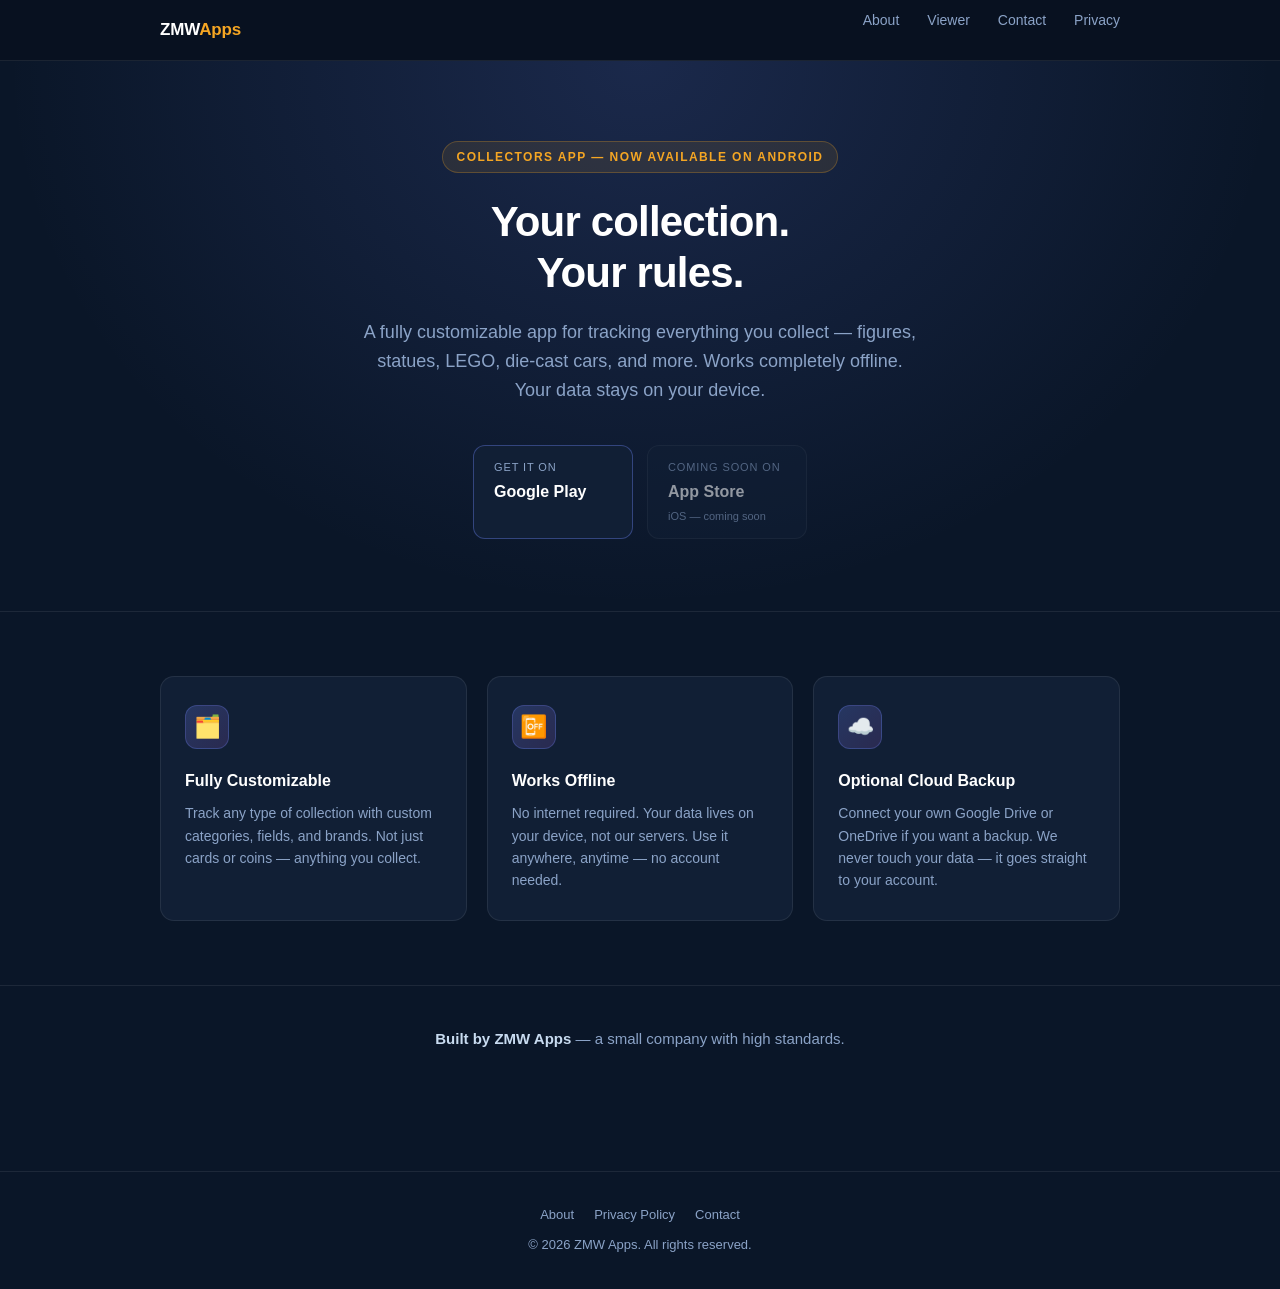
<file: index.html>
<!DOCTYPE html>
<html lang="en">
<head>
    <meta charset="UTF-8">
    <meta name="viewport" content="width=device-width, initial-scale=1.0">
    <title>ZMW Apps — Clean tools for everyday people</title>
    <meta name="description" content="ZMW Apps builds clean, practical tools. Collectors is our first app — a fully customizable collection tracker that works completely offline.">
    <link rel="stylesheet" href="style.css">
    <style>
        /* ── Hero ── */
        .hero {
            padding: 80px 24px 72px;
            text-align: center;
            background: radial-gradient(ellipse at 50% 0%, rgba(102,126,234,0.18) 0%, transparent 70%);
        }

        .hero-eyebrow {
            display: inline-block;
            font-size: 12px;
            font-weight: 700;
            text-transform: uppercase;
            letter-spacing: 0.12em;
            color: var(--accent);
            background: rgba(245,166,35,0.1);
            border: 1px solid rgba(245,166,35,0.25);
            border-radius: 20px;
            padding: 5px 14px;
            margin-bottom: 24px;
        }

        .hero h1 { margin-bottom: 20px; }

        .hero-sub {
            font-size: 18px;
            color: var(--muted);
            max-width: 560px;
            margin: 0 auto 40px;
            line-height: 1.6;
        }

        .hero-buttons {
            display: flex;
            gap: 14px;
            justify-content: center;
            flex-wrap: wrap;
        }

        .btn-store {
            display: inline-flex;
            flex-direction: column;
            align-items: flex-start;
            padding: 12px 20px;
            border-radius: 12px;
            text-decoration: none;
            transition: opacity 0.15s, transform 0.1s;
            min-width: 160px;
        }

        .btn-store:hover { opacity: 0.85; transform: translateY(-2px); text-decoration: none; }

        .btn-store-play {
            background: var(--bg-card);
            border: 1.5px solid rgba(102,126,234,0.4);
        }

        .btn-store-apple {
            background: var(--bg-card);
            border: 1.5px solid var(--border);
            opacity: 0.55;
            cursor: default;
        }

        .btn-store-apple:hover { opacity: 0.55; transform: none; }

        .btn-store-label {
            font-size: 11px;
            color: var(--muted);
            text-transform: uppercase;
            letter-spacing: 0.08em;
            margin-bottom: 2px;
        }

        .btn-store-name {
            font-size: 16px;
            font-weight: 700;
            color: var(--bright);
        }

        .btn-store-soon {
            font-size: 11px;
            color: var(--muted);
            margin-top: 2px;
        }

        /* ── Features ── */
        .features {
            padding: 64px 24px;
            border-top: 1px solid var(--border);
        }

        .features-grid {
            max-width: 960px;
            margin: 0 auto;
            display: grid;
            grid-template-columns: repeat(3, 1fr);
            gap: 20px;
        }

        .feature-card {
            background: var(--bg-card);
            border: 1px solid var(--border);
            border-radius: 14px;
            padding: 28px 24px;
        }

        .feature-icon {
            width: 44px;
            height: 44px;
            border-radius: 12px;
            background: linear-gradient(135deg, rgba(102,126,234,0.25), rgba(118,75,162,0.25));
            border: 1px solid rgba(102,126,234,0.3);
            display: flex;
            align-items: center;
            justify-content: center;
            font-size: 22px;
            margin-bottom: 18px;
        }

        .feature-card h3 {
            font-size: 16px;
            font-weight: 700;
            color: var(--bright);
            margin-bottom: 8px;
        }

        .feature-card p {
            font-size: 14px;
            color: var(--muted);
            line-height: 1.6;
        }

        /* ── Tagline strip ── */
        .tagline-strip {
            border-top: 1px solid var(--border);
            padding: 40px 24px;
            text-align: center;
        }

        .tagline-strip p {
            font-size: 15px;
            color: var(--muted);
            margin: 0;
        }

        .tagline-strip strong { color: var(--text); }

        @media (max-width: 680px) {
            .features-grid { grid-template-columns: 1fr; }
            .hero { padding: 60px 24px 56px; }
        }
    </style>
</head>
<body>

<nav>
    <div class="nav-inner">
        <a class="nav-logo" href="index.html">ZMW<span>Apps</span></a>
        <ul class="nav-links">
            <li><a href="about.html">About</a></li>
            <li><a href="viewer.html">Viewer</a></li>
            <li><a href="contact.html">Contact</a></li>
            <li><a href="privacy.html">Privacy</a></li>
        </ul>
    </div>
</nav>

<section class="hero">
    <div class="hero-eyebrow">Collectors App — Now Available on Android</div>
    <h1>Your collection.<br>Your rules.</h1>
    <p class="hero-sub">A fully customizable app for tracking everything you collect — figures, statues, LEGO, die-cast cars, and more. Works completely offline. Your data stays on your device.</p>
    <div class="hero-buttons">
        <a href="https://play.google.com/store/apps/details?id=com.zmwapps.collectiontracker" class="btn-store btn-store-play">
            <span class="btn-store-label">Get it on</span>
            <span class="btn-store-name">Google Play</span>
        </a>
        <div class="btn-store btn-store-apple">
            <span class="btn-store-label">Coming soon on</span>
            <span class="btn-store-name">App Store</span>
            <span class="btn-store-soon">iOS — coming soon</span>
        </div>
    </div>
</section>

<section class="features">
    <div class="features-grid">
        <div class="feature-card">
            <div class="feature-icon">🗂️</div>
            <h3>Fully Customizable</h3>
            <p>Track any type of collection with custom categories, fields, and brands. Not just cards or coins — anything you collect.</p>
        </div>
        <div class="feature-card">
            <div class="feature-icon">📴</div>
            <h3>Works Offline</h3>
            <p>No internet required. Your data lives on your device, not our servers. Use it anywhere, anytime — no account needed.</p>
        </div>
        <div class="feature-card">
            <div class="feature-icon">☁️</div>
            <h3>Optional Cloud Backup</h3>
            <p>Connect your own Google Drive or OneDrive if you want a backup. We never touch your data — it goes straight to your account.</p>
        </div>
    </div>
</section>

<div class="tagline-strip">
    <p><strong>Built by ZMW Apps</strong> — a small company with high standards.</p>
</div>

<footer>
    <div class="footer-inner">
        <div class="footer-links">
            <a href="about.html">About</a>
            <a href="privacy.html">Privacy Policy</a>
            <a href="contact.html">Contact</a>
        </div>
        <div>&copy; 2026 ZMW Apps. All rights reserved.</div>
    </div>
</footer>

</body>
</html>
</file>
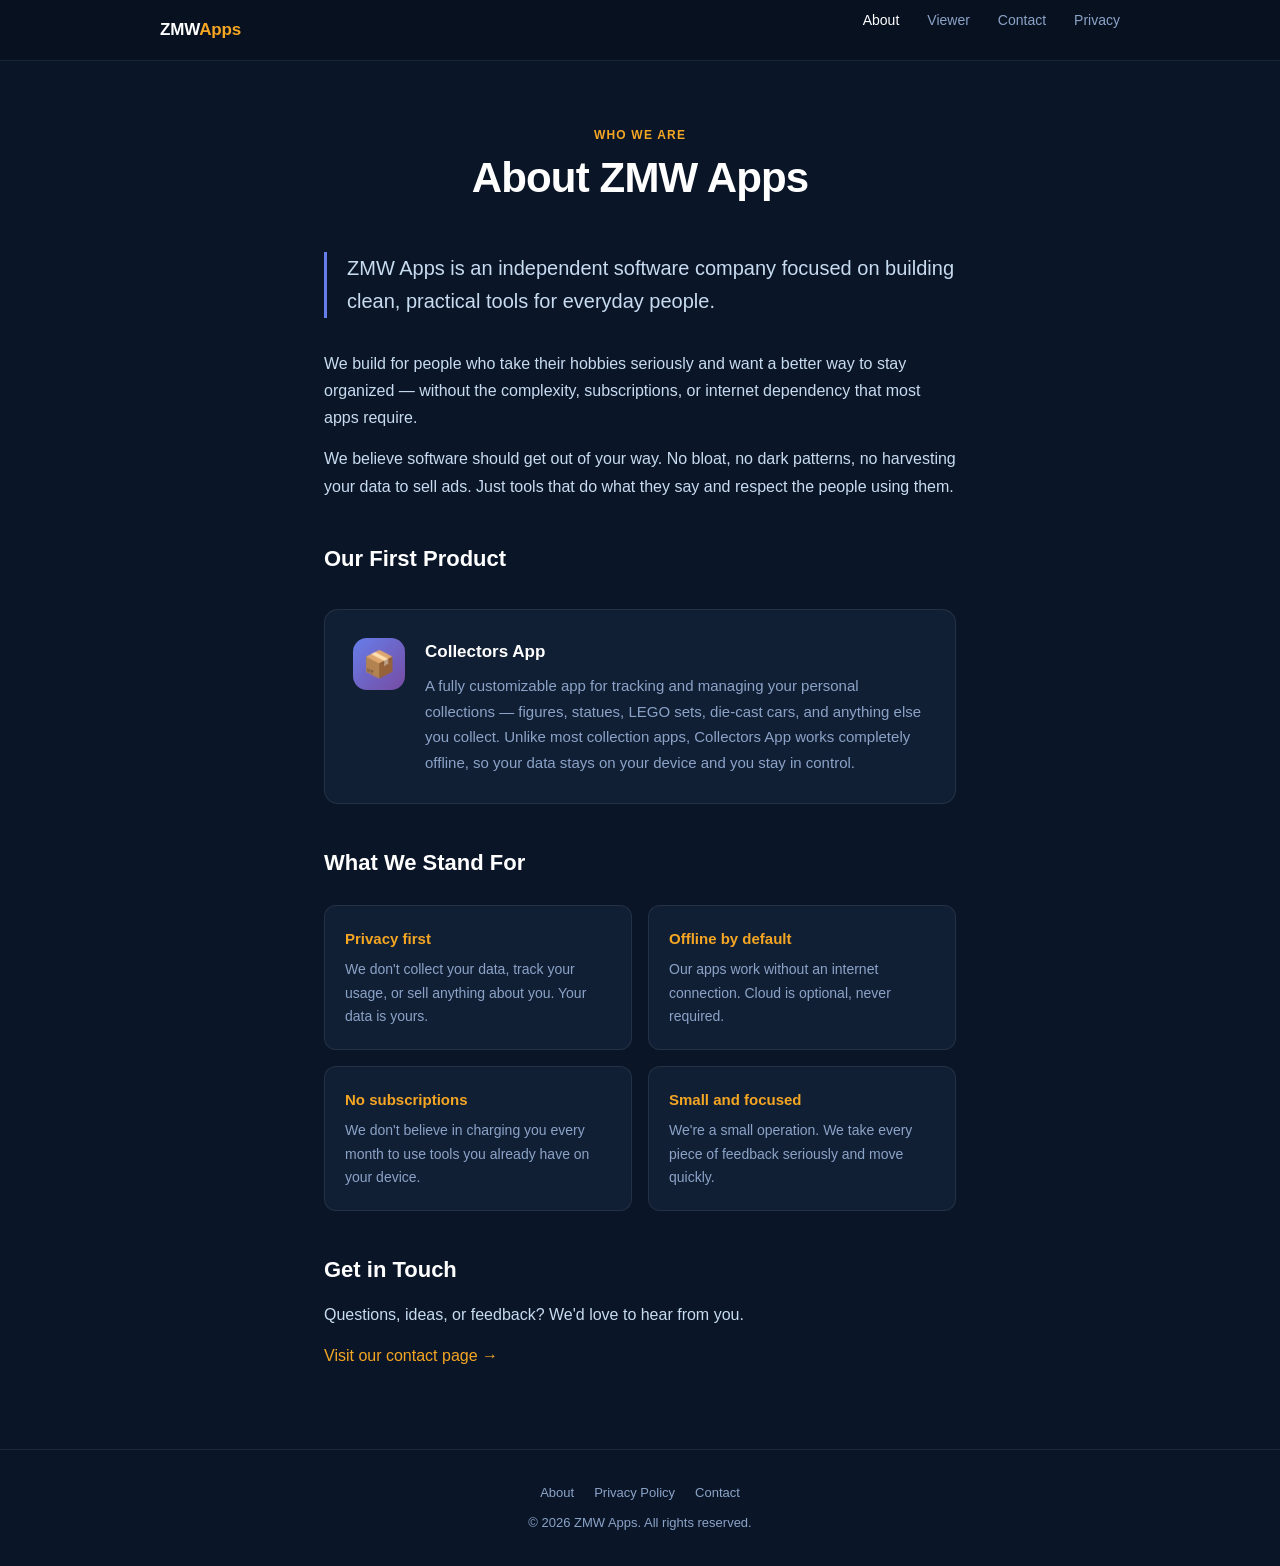
<file: about.html>
<!DOCTYPE html>
<html lang="en">
<head>
    <meta charset="UTF-8">
    <meta name="viewport" content="width=device-width, initial-scale=1.0">
    <title>About — ZMW Apps</title>
    <meta name="description" content="ZMW Apps is an independent software company building clean, practical tools for everyday people.">
    <link rel="stylesheet" href="style.css">
    <style>
        .page-header {
            padding: 64px 24px 0;
            text-align: center;
        }

        .page-body {
            padding: 48px 24px 0;
        }

        .about-lead {
            font-size: 20px;
            color: var(--text);
            line-height: 1.65;
            margin-bottom: 32px;
            border-left: 3px solid var(--purple);
            padding-left: 20px;
        }

        .product-card {
            background: var(--bg-card);
            border: 1px solid var(--border);
            border-radius: 14px;
            padding: 28px;
            margin: 32px 0;
            display: flex;
            gap: 20px;
            align-items: flex-start;
        }

        .product-icon {
            width: 52px;
            height: 52px;
            border-radius: 14px;
            background: linear-gradient(135deg, var(--purple), var(--purple2));
            display: flex;
            align-items: center;
            justify-content: center;
            font-size: 26px;
            flex-shrink: 0;
        }

        .product-info h3 { margin-bottom: 6px; }
        .product-info p { color: var(--muted); font-size: 15px; }

        .values-grid {
            display: grid;
            grid-template-columns: repeat(2, 1fr);
            gap: 16px;
            margin: 24px 0;
        }

        .value-item {
            background: var(--bg-card);
            border: 1px solid var(--border);
            border-radius: 12px;
            padding: 20px;
        }

        .value-item h3 {
            font-size: 15px;
            color: var(--accent);
            margin-bottom: 6px;
        }

        .value-item p {
            font-size: 14px;
            color: var(--muted);
        }

        @media (max-width: 560px) {
            .values-grid { grid-template-columns: 1fr; }
            .product-card { flex-direction: column; }
        }
    </style>
</head>
<body>

<nav>
    <div class="nav-inner">
        <a class="nav-logo" href="index.html">ZMW<span>Apps</span></a>
        <ul class="nav-links">
            <li><a href="about.html" class="active">About</a></li>
            <li><a href="viewer.html">Viewer</a></li>
            <li><a href="contact.html">Contact</a></li>
            <li><a href="privacy.html">Privacy</a></li>
        </ul>
    </div>
</nav>

<div class="page-header">
    <div class="container-narrow">
        <div class="section-label">Who we are</div>
        <h1>About ZMW Apps</h1>
    </div>
</div>

<div class="page-body">
    <div class="container-narrow">

        <p class="about-lead">ZMW Apps is an independent software company focused on building clean, practical tools for everyday people.</p>

        <p>We build for people who take their hobbies seriously and want a better way to stay organized — without the complexity, subscriptions, or internet dependency that most apps require.</p>

        <p>We believe software should get out of your way. No bloat, no dark patterns, no harvesting your data to sell ads. Just tools that do what they say and respect the people using them.</p>

        <h2>Our First Product</h2>

        <div class="product-card">
            <div class="product-icon">📦</div>
            <div class="product-info">
                <h3>Collectors App</h3>
                <p>A fully customizable app for tracking and managing your personal collections — figures, statues, LEGO sets, die-cast cars, and anything else you collect. Unlike most collection apps, Collectors App works completely offline, so your data stays on your device and you stay in control.</p>
            </div>
        </div>

        <h2>What We Stand For</h2>

        <div class="values-grid">
            <div class="value-item">
                <h3>Privacy first</h3>
                <p>We don't collect your data, track your usage, or sell anything about you. Your data is yours.</p>
            </div>
            <div class="value-item">
                <h3>Offline by default</h3>
                <p>Our apps work without an internet connection. Cloud is optional, never required.</p>
            </div>
            <div class="value-item">
                <h3>No subscriptions</h3>
                <p>We don't believe in charging you every month to use tools you already have on your device.</p>
            </div>
            <div class="value-item">
                <h3>Small and focused</h3>
                <p>We're a small operation. We take every piece of feedback seriously and move quickly.</p>
            </div>
        </div>

        <h2>Get in Touch</h2>
        <p>Questions, ideas, or feedback? We'd love to hear from you.</p>
        <p><a href="contact.html">Visit our contact page →</a></p>

    </div>
</div>

<footer>
    <div class="footer-inner">
        <div class="footer-links">
            <a href="about.html">About</a>
            <a href="privacy.html">Privacy Policy</a>
            <a href="contact.html">Contact</a>
        </div>
        <div>&copy; 2026 ZMW Apps. All rights reserved.</div>
    </div>
</footer>

</body>
</html>
</file>
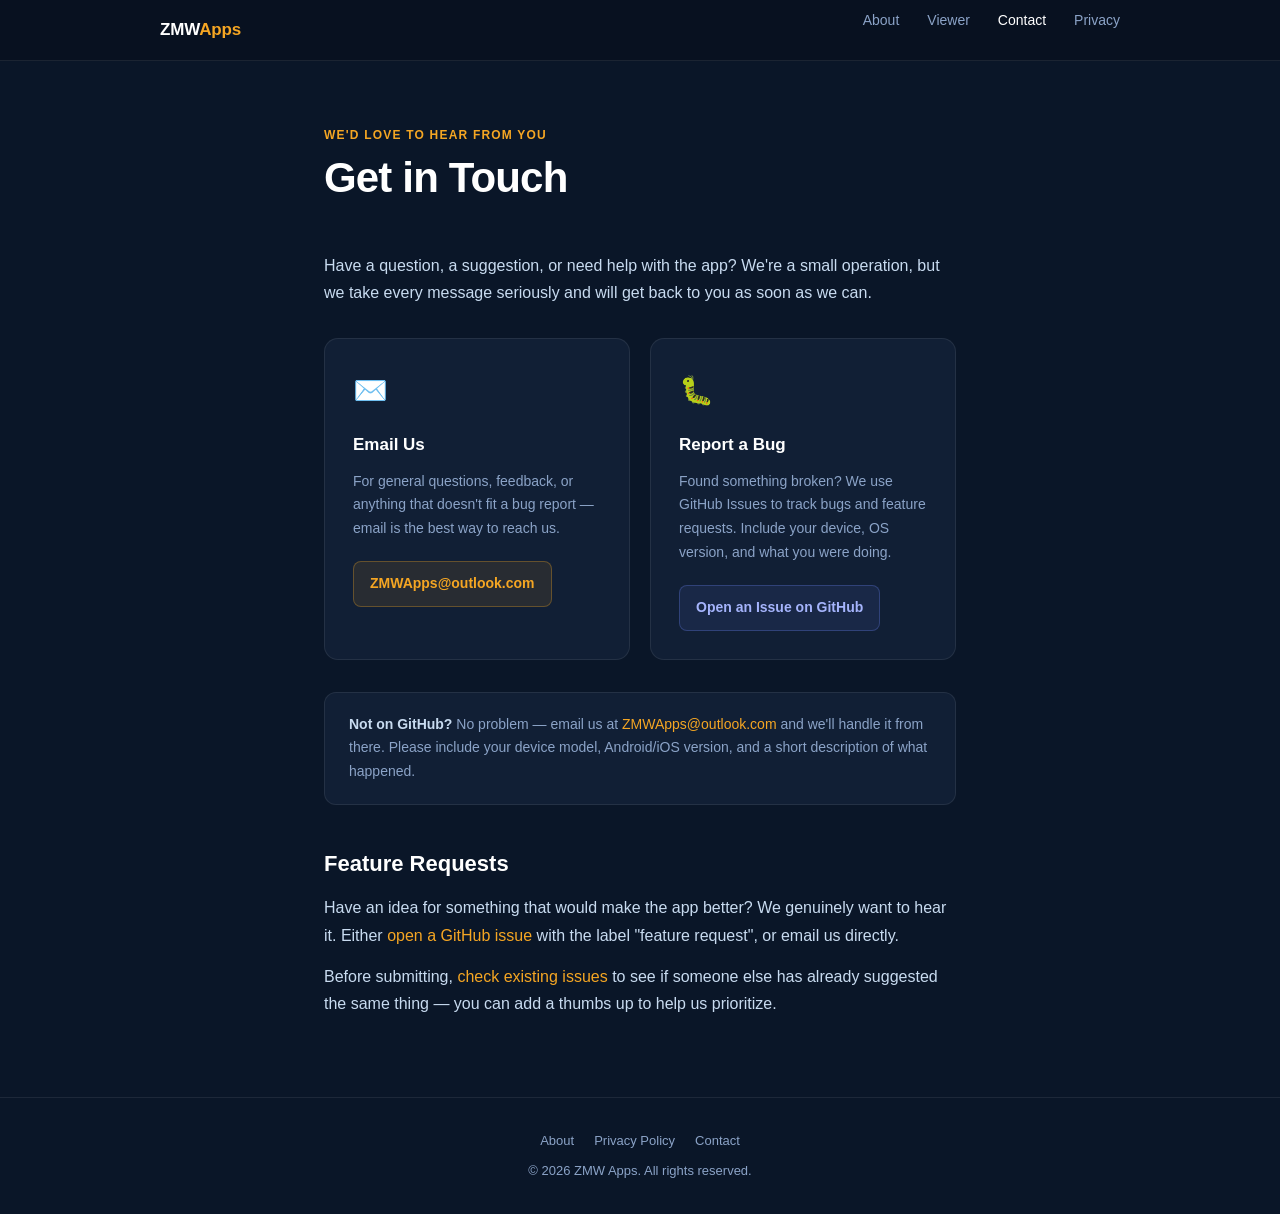
<file: contact.html>
<!DOCTYPE html>
<html lang="en">
<head>
    <meta charset="UTF-8">
    <meta name="viewport" content="width=device-width, initial-scale=1.0">
    <title>Contact — ZMW Apps</title>
    <meta name="description" content="Get in touch with ZMW Apps. Email us or report a bug on GitHub.">
    <link rel="stylesheet" href="style.css">
    <style>
        .page-header {
            padding: 64px 24px 0;
        }

        .page-body {
            padding: 48px 24px 0;
        }

        .contact-grid {
            display: grid;
            grid-template-columns: repeat(2, 1fr);
            gap: 20px;
            margin: 32px 0;
        }

        .contact-card {
            background: var(--bg-card);
            border: 1px solid var(--border);
            border-radius: 14px;
            padding: 28px;
        }

        .contact-card-icon {
            font-size: 28px;
            margin-bottom: 16px;
            display: block;
        }

        .contact-card h3 {
            font-size: 17px;
            margin-bottom: 10px;
        }

        .contact-card p {
            font-size: 14px;
            color: var(--muted);
            margin-bottom: 20px;
        }

        .email-link {
            display: inline-flex;
            align-items: center;
            gap: 8px;
            background: rgba(245,166,35,0.1);
            border: 1px solid rgba(245,166,35,0.3);
            color: var(--accent);
            padding: 10px 16px;
            border-radius: 8px;
            font-size: 14px;
            font-weight: 600;
            text-decoration: none;
            transition: background 0.15s;
        }

        .email-link:hover {
            background: rgba(245,166,35,0.18);
            text-decoration: none;
        }

        .github-link {
            display: inline-flex;
            align-items: center;
            gap: 8px;
            background: rgba(102,126,234,0.1);
            border: 1px solid rgba(102,126,234,0.3);
            color: #a5b4fc;
            padding: 10px 16px;
            border-radius: 8px;
            font-size: 14px;
            font-weight: 600;
            text-decoration: none;
            transition: background 0.15s;
        }

        .github-link:hover {
            background: rgba(102,126,234,0.18);
            text-decoration: none;
        }

        .note {
            background: var(--bg-card);
            border: 1px solid var(--border);
            border-radius: 12px;
            padding: 20px 24px;
            margin-top: 8px;
            font-size: 14px;
            color: var(--muted);
        }

        .note strong { color: var(--text); }

        @media (max-width: 560px) {
            .contact-grid { grid-template-columns: 1fr; }
        }
    </style>
</head>
<body>

<nav>
    <div class="nav-inner">
        <a class="nav-logo" href="index.html">ZMW<span>Apps</span></a>
        <ul class="nav-links">
            <li><a href="about.html">About</a></li>
            <li><a href="viewer.html">Viewer</a></li>
            <li><a href="contact.html" class="active">Contact</a></li>
            <li><a href="privacy.html">Privacy</a></li>
        </ul>
    </div>
</nav>

<div class="page-header">
    <div class="container-narrow">
        <div class="section-label">We'd love to hear from you</div>
        <h1>Get in Touch</h1>
    </div>
</div>

<div class="page-body">
    <div class="container-narrow">

        <p>Have a question, a suggestion, or need help with the app? We're a small operation, but we take every message seriously and will get back to you as soon as we can.</p>

        <div class="contact-grid">
            <div class="contact-card">
                <span class="contact-card-icon">✉️</span>
                <h3>Email Us</h3>
                <p>For general questions, feedback, or anything that doesn't fit a bug report — email is the best way to reach us.</p>
                <a href="mailto:ZMWApps@outlook.com" class="email-link">ZMWApps@outlook.com</a>
            </div>
            <div class="contact-card">
                <span class="contact-card-icon">🐛</span>
                <h3>Report a Bug</h3>
                <p>Found something broken? We use GitHub Issues to track bugs and feature requests. Include your device, OS version, and what you were doing.</p>
                <a href="https://github.com/Robiton/collectionapp-support/issues/new" class="github-link" target="_blank" rel="noopener">Open an Issue on GitHub</a>
            </div>
        </div>

        <div class="note">
            <strong>Not on GitHub?</strong> No problem — email us at <a href="mailto:ZMWApps@outlook.com">ZMWApps@outlook.com</a> and we'll handle it from there. Please include your device model, Android/iOS version, and a short description of what happened.
        </div>

        <h2>Feature Requests</h2>
        <p>Have an idea for something that would make the app better? We genuinely want to hear it. Either <a href="https://github.com/Robiton/collectionapp-support/issues/new" target="_blank" rel="noopener">open a GitHub issue</a> with the label "feature request", or email us directly.</p>
        <p>Before submitting, <a href="https://github.com/Robiton/collectionapp-support/issues" target="_blank" rel="noopener">check existing issues</a> to see if someone else has already suggested the same thing — you can add a thumbs up to help us prioritize.</p>

    </div>
</div>

<footer>
    <div class="footer-inner">
        <div class="footer-links">
            <a href="about.html">About</a>
            <a href="privacy.html">Privacy Policy</a>
            <a href="contact.html">Contact</a>
        </div>
        <div>&copy; 2026 ZMW Apps. All rights reserved.</div>
    </div>
</footer>

</body>
</html>
</file>
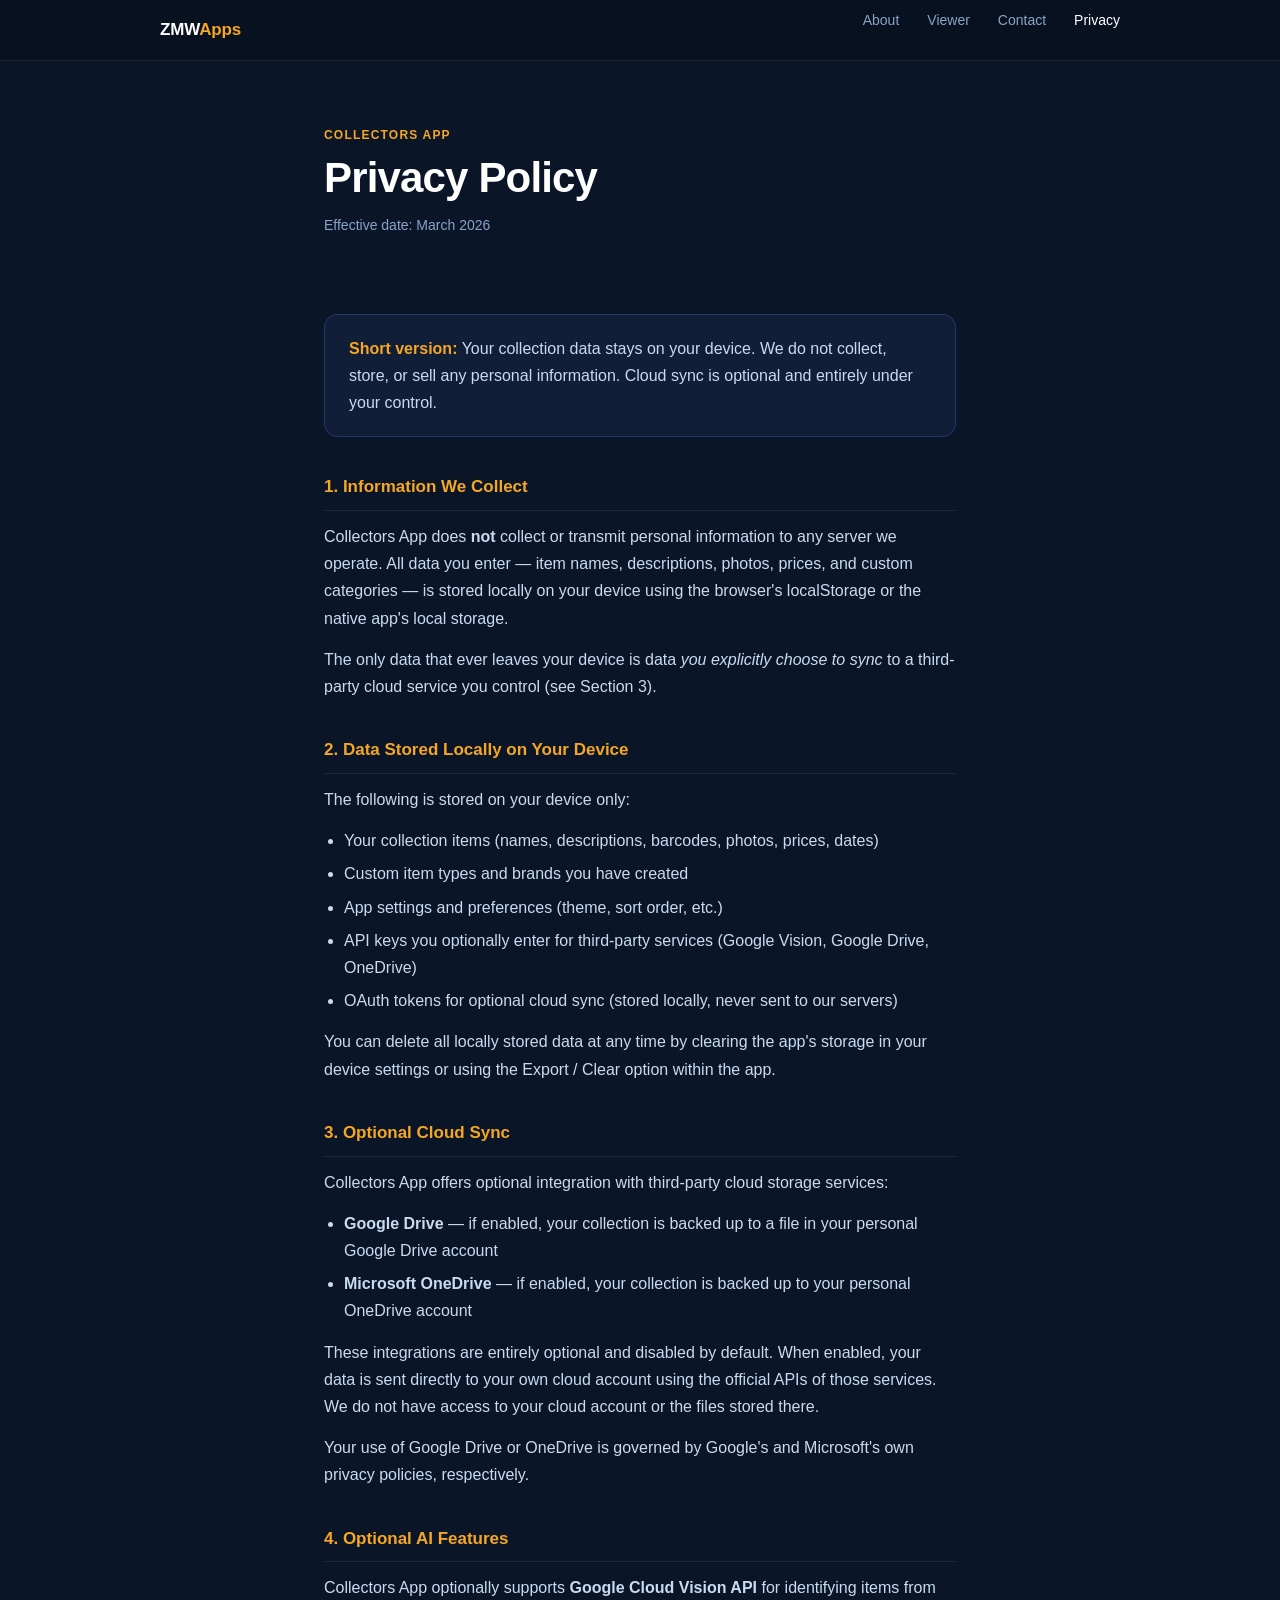
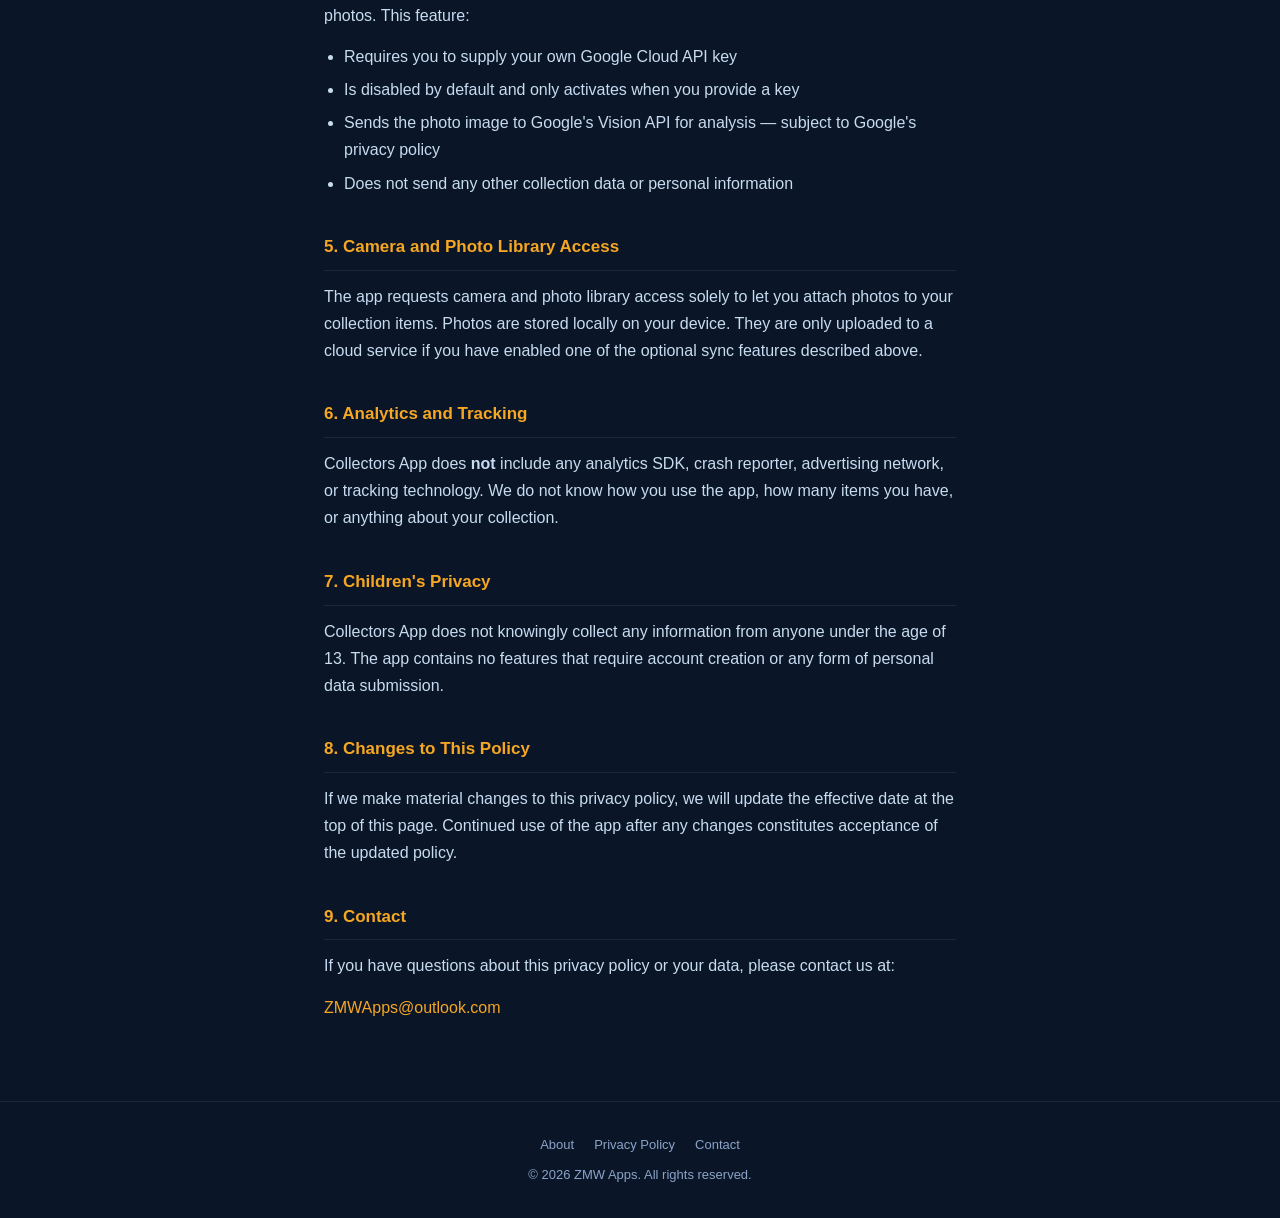
<file: privacy.html>
<!DOCTYPE html>
<html lang="en">
<head>
    <meta charset="UTF-8">
    <meta name="viewport" content="width=device-width, initial-scale=1.0">
    <title>Privacy Policy — Collectors App by ZMW Apps</title>
    <meta name="description" content="Privacy policy for Collectors App. Your data stays on your device. No tracking, no analytics, no data collection.">
    <link rel="stylesheet" href="style.css">
    <style>
        .page-header {
            padding: 64px 24px 0;
        }

        .page-body {
            padding: 48px 24px 0;
        }

        .summary-card {
            background: rgba(102,126,234,0.08);
            border: 1px solid rgba(102,126,234,0.25);
            border-radius: 14px;
            padding: 20px 24px;
            margin: 28px 0;
        }

        .summary-card p { color: var(--text); }
        .summary-card strong { color: var(--accent); }

        .effective-date {
            font-size: 14px;
            color: var(--muted);
            margin-top: 10px;
        }

        h2 {
            font-size: 17px;
            font-weight: 600;
            color: var(--accent);
            margin: 36px 0 12px;
            border-bottom: 1px solid var(--border);
            padding-bottom: 8px;
        }
    </style>
</head>
<body>

<nav>
    <div class="nav-inner">
        <a class="nav-logo" href="index.html">ZMW<span>Apps</span></a>
        <ul class="nav-links">
            <li><a href="about.html">About</a></li>
            <li><a href="viewer.html">Viewer</a></li>
            <li><a href="contact.html">Contact</a></li>
            <li><a href="privacy.html" class="active">Privacy</a></li>
        </ul>
    </div>
</nav>

<div class="page-header">
    <div class="container-narrow">
        <div class="section-label">Collectors App</div>
        <h1>Privacy Policy</h1>
        <p class="effective-date">Effective date: March 2026</p>
    </div>
</div>

<div class="page-body">
    <div class="container-narrow">

        <div class="summary-card">
            <p><strong>Short version:</strong> Your collection data stays on your device. We do not collect, store, or sell any personal information. Cloud sync is optional and entirely under your control.</p>
        </div>

        <h2>1. Information We Collect</h2>
        <p>Collectors App does <strong>not</strong> collect or transmit personal information to any server we operate. All data you enter — item names, descriptions, photos, prices, and custom categories — is stored locally on your device using the browser's localStorage or the native app's local storage.</p>
        <p>The only data that ever leaves your device is data <em>you explicitly choose to sync</em> to a third-party cloud service you control (see Section 3).</p>

        <h2>2. Data Stored Locally on Your Device</h2>
        <p>The following is stored on your device only:</p>
        <ul>
            <li>Your collection items (names, descriptions, barcodes, photos, prices, dates)</li>
            <li>Custom item types and brands you have created</li>
            <li>App settings and preferences (theme, sort order, etc.)</li>
            <li>API keys you optionally enter for third-party services (Google Vision, Google Drive, OneDrive)</li>
            <li>OAuth tokens for optional cloud sync (stored locally, never sent to our servers)</li>
        </ul>
        <p>You can delete all locally stored data at any time by clearing the app's storage in your device settings or using the Export / Clear option within the app.</p>

        <h2>3. Optional Cloud Sync</h2>
        <p>Collectors App offers optional integration with third-party cloud storage services:</p>
        <ul>
            <li><strong>Google Drive</strong> — if enabled, your collection is backed up to a file in your personal Google Drive account</li>
            <li><strong>Microsoft OneDrive</strong> — if enabled, your collection is backed up to your personal OneDrive account</li>
        </ul>
        <p>These integrations are entirely optional and disabled by default. When enabled, your data is sent directly to your own cloud account using the official APIs of those services. We do not have access to your cloud account or the files stored there.</p>
        <p>Your use of Google Drive or OneDrive is governed by Google's and Microsoft's own privacy policies, respectively.</p>

        <h2>4. Optional AI Features</h2>
        <p>Collectors App optionally supports <strong>Google Cloud Vision API</strong> for identifying items from photos. This feature:</p>
        <ul>
            <li>Requires you to supply your own Google Cloud API key</li>
            <li>Is disabled by default and only activates when you provide a key</li>
            <li>Sends the photo image to Google's Vision API for analysis — subject to Google's privacy policy</li>
            <li>Does not send any other collection data or personal information</li>
        </ul>

        <h2>5. Camera and Photo Library Access</h2>
        <p>The app requests camera and photo library access solely to let you attach photos to your collection items. Photos are stored locally on your device. They are only uploaded to a cloud service if you have enabled one of the optional sync features described above.</p>

        <h2>6. Analytics and Tracking</h2>
        <p>Collectors App does <strong>not</strong> include any analytics SDK, crash reporter, advertising network, or tracking technology. We do not know how you use the app, how many items you have, or anything about your collection.</p>

        <h2>7. Children's Privacy</h2>
        <p>Collectors App does not knowingly collect any information from anyone under the age of 13. The app contains no features that require account creation or any form of personal data submission.</p>

        <h2>8. Changes to This Policy</h2>
        <p>If we make material changes to this privacy policy, we will update the effective date at the top of this page. Continued use of the app after any changes constitutes acceptance of the updated policy.</p>

        <h2>9. Contact</h2>
        <p>If you have questions about this privacy policy or your data, please contact us at:</p>
        <p><a href="mailto:ZMWApps@outlook.com">ZMWApps@outlook.com</a></p>

    </div>
</div>

<footer>
    <div class="footer-inner">
        <div class="footer-links">
            <a href="about.html">About</a>
            <a href="privacy.html">Privacy Policy</a>
            <a href="contact.html">Contact</a>
        </div>
        <div>&copy; 2026 ZMW Apps. All rights reserved.</div>
    </div>
</footer>

</body>
</html>
</file>
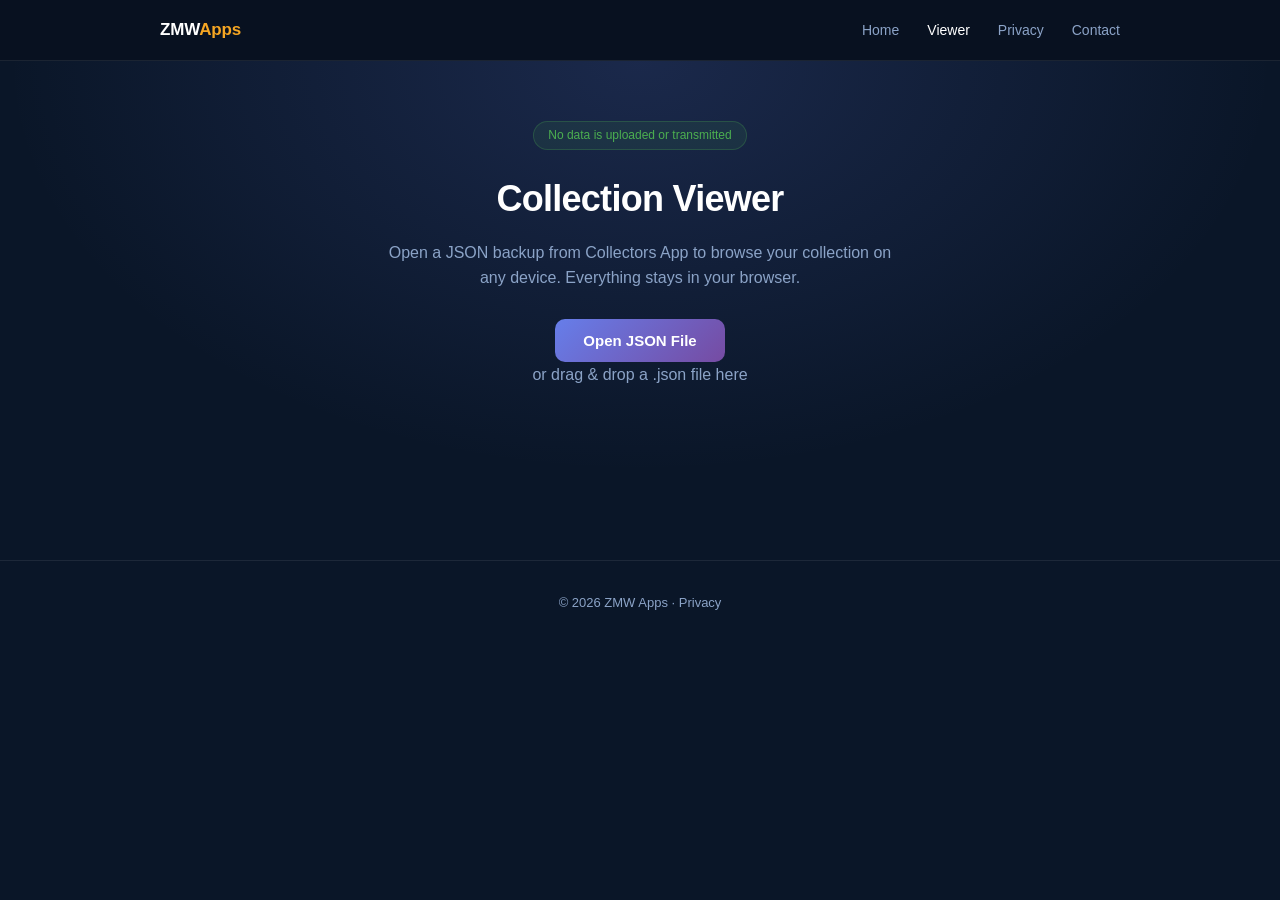
<file: viewer.html>
<!DOCTYPE html>
<html lang="en">
<head>
    <meta charset="UTF-8">
    <meta name="viewport" content="width=device-width, initial-scale=1.0">
    <meta http-equiv="Content-Security-Policy" content="default-src 'self'; script-src 'unsafe-inline'; style-src 'unsafe-inline'; img-src data: blob:; connect-src 'none';">
    <title>Collection Viewer — ZMW Apps</title>
    <meta name="description" content="View your Collectors App JSON backup file. Read-only, 100% offline — no data leaves your device.">
    <style>
        *{margin:0;padding:0;box-sizing:border-box}
        :root{--bg:#0A1628;--bg-card:#111F35;--bg-nav:#081120;--border:rgba(255,255,255,0.08);--text:#C8DBF0;--muted:#8BA3C7;--bright:#FFF;--accent:#F5A623;--purple:#667eea;--purple2:#764ba2;--green:#4caf50;--orange:#ff9800;--red:#f44336}
        body{font-family:-apple-system,BlinkMacSystemFont,'Segoe UI',Roboto,sans-serif;background:var(--bg);color:var(--text);line-height:1.6;min-height:100vh}
        a{color:var(--accent);text-decoration:none}a:hover{text-decoration:underline}

        /* Nav */
        nav{background:var(--bg-nav);border-bottom:1px solid var(--border);padding:0 24px;position:sticky;top:0;z-index:100}
        .nav-inner{max-width:960px;margin:0 auto;display:flex;align-items:center;justify-content:space-between;height:60px}
        .nav-logo{font-size:17px;font-weight:700;color:var(--bright);letter-spacing:-0.01em;text-decoration:none}
        .nav-logo span{color:var(--accent)}
        .nav-links{display:flex;gap:28px;list-style:none}
        .nav-links a{font-size:14px;color:var(--muted);text-decoration:none;transition:color 0.15s}
        .nav-links a:hover,.nav-links a.active{color:var(--bright)}

        /* Layout */
        .container{max-width:1100px;margin:0 auto;padding:0 24px}

        /* Hero / drop zone */
        .drop-zone{padding:60px 24px;text-align:center;background:radial-gradient(ellipse at 50% 0%,rgba(102,126,234,0.18) 0%,transparent 70%)}
        .drop-zone h1{font-size:clamp(24px,4vw,36px);font-weight:800;color:var(--bright);margin-bottom:12px;letter-spacing:-0.02em}
        .drop-zone p{color:var(--muted);font-size:16px;max-width:520px;margin:0 auto 28px;line-height:1.6}
        .privacy-note{display:inline-block;font-size:12px;color:var(--green);background:rgba(76,175,80,0.1);border:1px solid rgba(76,175,80,0.25);border-radius:20px;padding:4px 14px;margin-bottom:20px}
        .btn{display:inline-flex;align-items:center;gap:8px;padding:13px 28px;border-radius:10px;font-size:15px;font-weight:600;cursor:pointer;border:none;transition:opacity 0.15s,transform 0.1s}
        .btn:hover{opacity:0.88;transform:translateY(-1px)}
        .btn-primary{background:linear-gradient(135deg,var(--purple),var(--purple2));color:#fff}
        .drag-hint{margin-top:16px;font-size:13px;color:var(--muted)}
        .drop-zone.drag-over{background:radial-gradient(ellipse at 50% 0%,rgba(102,126,234,0.35) 0%,transparent 70%);border:2px dashed var(--purple)}

        /* Stats bar */
        .stats-bar{background:var(--bg-card);border-bottom:1px solid var(--border);padding:14px 24px;display:none}
        .stats-inner{max-width:1100px;margin:0 auto;display:flex;align-items:center;gap:20px;flex-wrap:wrap}
        .stat{font-size:13px;color:var(--muted)}.stat strong{color:var(--bright);font-weight:700}
        .stats-inner .search-wrap{flex:1;min-width:200px}
        .stats-inner input{width:100%;padding:8px 14px;border-radius:8px;border:1px solid var(--border);background:var(--bg);color:var(--bright);font-size:14px;outline:none}
        .stats-inner input:focus{border-color:var(--purple)}
        .stats-inner select{padding:8px 12px;border-radius:8px;border:1px solid var(--border);background:var(--bg);color:var(--bright);font-size:13px;outline:none;cursor:pointer}
        .stats-inner .close-btn{margin-left:auto;padding:6px 14px;border-radius:8px;border:1px solid var(--border);background:transparent;color:var(--muted);font-size:13px;cursor:pointer}
        .stats-inner .close-btn:hover{color:var(--bright);border-color:rgba(255,255,255,0.2)}

        /* Grid */
        .grid{display:grid;grid-template-columns:repeat(auto-fill,minmax(260px,1fr));gap:16px;padding:24px 0 60px}

        /* Item cards */
        .item-card{background:var(--bg-card);border:1px solid var(--border);border-radius:12px;overflow:hidden;transition:border-color 0.15s}
        .item-card:hover{border-color:rgba(255,255,255,0.15)}
        .item-photo{width:100%;aspect-ratio:1;object-fit:cover;background:var(--bg);display:block}
        .item-photo-placeholder{width:100%;aspect-ratio:1;background:var(--bg);display:flex;align-items:center;justify-content:center;color:var(--muted);font-size:48px}
        .item-body{padding:14px}
        .item-name{font-size:15px;font-weight:700;color:var(--bright);margin-bottom:6px;line-height:1.3;overflow:hidden;text-overflow:ellipsis;white-space:nowrap}
        .item-meta{font-size:12px;color:var(--muted);line-height:1.8}
        .item-meta span{display:inline-block;margin-right:12px}
        .badge{display:inline-block;font-size:11px;font-weight:600;padding:2px 8px;border-radius:10px;margin-right:4px}
        .badge-mint{background:rgba(76,175,80,0.15);color:#66bb6a;border:1px solid rgba(76,175,80,0.3)}
        .badge-good{background:rgba(255,152,0,0.15);color:#ffa726;border:1px solid rgba(255,152,0,0.3)}
        .badge-worn{background:rgba(244,67,54,0.15);color:#ef5350;border:1px solid rgba(244,67,54,0.3)}
        .badge-new{background:rgba(33,150,243,0.15);color:#42a5f5;border:1px solid rgba(33,150,243,0.3)}
        .badge-preowned{background:rgba(156,39,176,0.15);color:#ab47bc;border:1px solid rgba(156,39,176,0.3)}

        /* Detail modal */
        .modal-overlay{display:none;position:fixed;inset:0;background:rgba(0,0,0,0.75);z-index:200;align-items:center;justify-content:center;padding:20px}
        .modal-overlay.active{display:flex}
        .modal{background:var(--bg-card);border:1px solid var(--border);border-radius:16px;max-width:600px;width:100%;max-height:85vh;overflow-y:auto;padding:28px;position:relative}
        .modal-close{position:absolute;top:12px;right:16px;background:none;border:none;color:var(--muted);font-size:22px;cursor:pointer;padding:4px 8px}
        .modal-close:hover{color:var(--bright)}
        .modal-photos{display:flex;gap:8px;overflow-x:auto;margin-bottom:16px}
        .modal-photos img{height:200px;border-radius:8px;object-fit:cover;flex-shrink:0}
        .modal h2{font-size:20px;font-weight:700;color:var(--bright);margin-bottom:12px}
        .modal-field{margin-bottom:8px;font-size:14px}.modal-field strong{color:var(--bright)}.modal-field span{color:var(--muted)}

        /* Empty state */
        .empty-state{text-align:center;padding:60px 24px;color:var(--muted)}
        .empty-state p{font-size:15px}

        /* Footer */
        footer{border-top:1px solid var(--border);padding:32px 24px;text-align:center;font-size:13px;color:var(--muted);margin-top:0}
        footer a{color:var(--muted)}footer a:hover{color:var(--accent)}

        /* Responsive */
        @media(max-width:600px){
            .grid{grid-template-columns:repeat(auto-fill,minmax(150px,1fr));gap:10px}
            .nav-links{gap:16px}.nav-links a{font-size:13px}
            .stats-inner{flex-direction:column;align-items:stretch;gap:10px}
            .modal{margin:10px;padding:20px}
        }
    </style>
</head>
<body>

<nav>
    <div class="nav-inner">
        <a href="/" class="nav-logo">ZMW<span>Apps</span></a>
        <ul class="nav-links">
            <li><a href="/">Home</a></li>
            <li><a href="/viewer.html" class="active">Viewer</a></li>
            <li><a href="/privacy.html">Privacy</a></li>
            <li><a href="/contact.html">Contact</a></li>
        </ul>
    </div>
</nav>

<!-- Drop zone / hero -->
<div class="drop-zone" id="dropZone">
    <div class="privacy-note">No data is uploaded or transmitted</div>
    <h1>Collection Viewer</h1>
    <p>Open a JSON backup from Collectors App to browse your collection on any device. Everything stays in your browser.</p>
    <button class="btn btn-primary" id="openBtn">Open JSON File</button>
    <p class="drag-hint">or drag &amp; drop a .json file here</p>
</div>

<!-- Stats bar (shown after file loaded) -->
<div class="stats-bar" id="statsBar">
    <div class="stats-inner">
        <div class="stat" id="statItems"></div>
        <div class="stat" id="statPhotos"></div>
        <div class="stat" id="statValue"></div>
        <div class="search-wrap">
            <input type="text" id="searchInput" placeholder="Search items...">
        </div>
        <select id="filterType"><option value="">All Types</option></select>
        <select id="filterCondition">
            <option value="">All Conditions</option>
            <option value="Mint">Mint</option>
            <option value="Good">Good</option>
            <option value="Worn">Worn</option>
            <option value="New">New</option>
            <option value="Pre-Owned">Pre-Owned</option>
        </select>
        <select id="sortSelect">
            <option value="name-asc">Name A-Z</option>
            <option value="name-desc">Name Z-A</option>
            <option value="date-desc">Newest First</option>
            <option value="date-asc">Oldest First</option>
            <option value="price-desc">Price High-Low</option>
            <option value="price-asc">Price Low-High</option>
        </select>
        <button class="close-btn" id="closeFileBtn">Close File</button>
    </div>
</div>

<!-- Item grid -->
<div class="container">
    <div class="grid" id="grid"></div>
</div>

<!-- Detail modal -->
<div class="modal-overlay" id="modalOverlay">
    <div class="modal" id="modal">
        <button class="modal-close" id="modalClose">&times;</button>
        <div id="modalContent"></div>
    </div>
</div>

<footer>
    <div>&copy; 2026 ZMW Apps &middot; <a href="/privacy.html">Privacy</a></div>
</footer>

<script>
(function(){
    'use strict';

    let items = [];
    let collectionData = null;

    const dropZone = document.getElementById('dropZone');
    const statsBar = document.getElementById('statsBar');
    const grid = document.getElementById('grid');
    const openBtn = document.getElementById('openBtn');
    const closeBtn = document.getElementById('closeFileBtn');
    const searchInput = document.getElementById('searchInput');
    const filterType = document.getElementById('filterType');
    const filterCondition = document.getElementById('filterCondition');
    const sortSelect = document.getElementById('sortSelect');
    const modalOverlay = document.getElementById('modalOverlay');
    const modalContent = document.getElementById('modalContent');

    // -- File open --
    openBtn.addEventListener('click', () => {
        const input = document.createElement('input');
        input.type = 'file';
        input.accept = '.json';
        input.onchange = () => { if (input.files.length) loadFile(input.files[0]); };
        input.click();
    });

    // -- Drag & drop --
    dropZone.addEventListener('dragover', (e) => { e.preventDefault(); dropZone.classList.add('drag-over'); });
    dropZone.addEventListener('dragleave', () => dropZone.classList.remove('drag-over'));
    dropZone.addEventListener('drop', (e) => {
        e.preventDefault();
        dropZone.classList.remove('drag-over');
        const file = e.dataTransfer.files[0];
        if (file && file.name.endsWith('.json')) loadFile(file);
    });

    // -- Close file --
    closeBtn.addEventListener('click', () => {
        items = [];
        collectionData = null;
        grid.innerHTML = '';
        dropZone.style.display = '';
        statsBar.style.display = 'none';
        searchInput.value = '';
        filterType.innerHTML = '<option value="">All Types</option>';
        filterCondition.value = '';
        sortSelect.value = 'name-asc';
    });

    // -- Search / filter / sort --
    searchInput.addEventListener('input', render);
    filterType.addEventListener('change', render);
    filterCondition.addEventListener('change', render);
    sortSelect.addEventListener('change', render);

    // -- Modal --
    document.getElementById('modalClose').addEventListener('click', () => modalOverlay.classList.remove('active'));
    modalOverlay.addEventListener('click', (e) => { if (e.target === modalOverlay) modalOverlay.classList.remove('active'); });
    document.addEventListener('keydown', (e) => { if (e.key === 'Escape') modalOverlay.classList.remove('active'); });

    function loadFile(file) {
        const reader = new FileReader();
        reader.onload = () => {
            try {
                const data = JSON.parse(reader.result);
                if (data.items && Array.isArray(data.items)) {
                    collectionData = data;
                    items = data.items;
                } else if (Array.isArray(data)) {
                    collectionData = { items: data };
                    items = data;
                } else {
                    alert('This file does not contain a valid collection. Expected an "items" array.');
                    return;
                }
                dropZone.style.display = 'none';
                statsBar.style.display = '';
                updateStats();
                buildTypeFilter();
                render();
            } catch (err) {
                alert('Could not parse JSON: ' + err.message);
            }
        };
        reader.readAsText(file);
    }

    function updateStats() {
        const photoCount = items.reduce((n, i) => n + (i.photos ? i.photos.length : 0), 0);
        const totalValue = items.reduce((n, i) => {
            const p = parseFloat(i.purchasePrice);
            return n + (isNaN(p) ? 0 : p);
        }, 0);
        document.getElementById('statItems').innerHTML = '<strong>' + items.length + '</strong> items';
        document.getElementById('statPhotos').innerHTML = '<strong>' + photoCount + '</strong> photos';
        document.getElementById('statValue').innerHTML = 'Total: <strong>$' + totalValue.toFixed(2) + '</strong>';
    }

    function buildTypeFilter() {
        // The app exports `itemType`; this read `type`, so the dropdown was always
        // empty and the Type filter could never match anything. Fourth site of the
        // same field-name mismatch.
        const types = [...new Set(items.map(i => i.itemType || i.type).filter(Boolean))].sort();
        filterType.innerHTML = '<option value="">All Types</option>' +
            types.map(t => '<option value="' + esc(t) + '">' + esc(t) + '</option>').join('');
    }

    function getFiltered() {
        const q = searchInput.value.toLowerCase().trim();
        const type = filterType.value;
        const cond = filterCondition.value;

        let filtered = items.filter(item => {
            if (type && (item.itemType || item.type) !== type) return false;
            if (cond && item.condition !== cond) return false;
            if (q) {
                const haystack = [item.name, item.itemType || item.type, item.brand, item.barcode,
                                 item.characters, item.notes, item.description, item.series,
                                 // Added 2026-09-09: the edition is what distinguishes two items
                                 // sharing one barcode, and it was savable but not findable here
                                 // — the same gap the app itself had until today.
                                 item.editionMarker, item.variant, item.collectorNumber,
                                 item.castingName, item.purchaseLocation]
                    .filter(Boolean).join(' ').toLowerCase();
                if (!haystack.includes(q)) return false;
            }
            return true;
        });

        const sort = sortSelect.value;
        filtered.sort((a, b) => {
            switch (sort) {
                case 'name-asc': return (a.name || '').localeCompare(b.name || '');
                case 'name-desc': return (b.name || '').localeCompare(a.name || '');
                case 'date-desc': return (b.dateAdded || '').localeCompare(a.dateAdded || '');
                case 'date-asc': return (a.dateAdded || '').localeCompare(b.dateAdded || '');
                case 'price-desc': return (parseFloat(b.purchasePrice) || 0) - (parseFloat(a.purchasePrice) || 0);
                case 'price-asc': return (parseFloat(a.purchasePrice) || 0) - (parseFloat(b.purchasePrice) || 0);
                default: return 0;
            }
        });

        return filtered;
    }

    function render() {
        const filtered = getFiltered();
        if (!filtered.length) {
            grid.innerHTML = '<div class="empty-state"><p>No items match your search.</p></div>';
            return;
        }
        grid.innerHTML = filtered.map((item, idx) => {
            const photo = item.photos && item.photos.length ? item.photos[0] : null;
            const photoHtml = photo
                ? '<img class="item-photo" src="' + esc(photo) + '" alt="" loading="lazy">'
                : '<div class="item-photo-placeholder">&#x1F4E6;</div>';
            const condBadge = conditionBadge(item.condition);
            const price = parseFloat(item.purchasePrice);
            const priceStr = isNaN(price) ? '' : '$' + price.toFixed(2);
            return '<div class="item-card" data-idx="' + idx + '">' +
                photoHtml +
                '<div class="item-body">' +
                '<div class="item-name">' + esc(item.name || 'Unnamed') + '</div>' +
                '<div class="item-meta">' +
                ((item.itemType || item.type) ? '<span>' + esc(item.itemType || item.type) + '</span>' : '') +
          // The EDITION, shown on the card. Two items can share a barcode, a name and a
          // photo and differ only here — a viewer that omits it cannot answer the
          // question the collection exists to answer.
          ((item.editionMarker || item.variant)
            ? '<span>' + esc(item.editionMarker || item.variant) + '</span>' : '') +
          (item.collectorNumber ? '<span>#' + esc(item.collectorNumber) + '</span>' : '') +
                (item.brand ? '<span>' + esc(item.brand) + '</span>' : '') +
                (condBadge ? '<span>' + condBadge + '</span>' : '') +
                (priceStr ? '<span>' + priceStr + '</span>' : '') +
                '</div></div></div>';
        }).join('');

        // Card click -> detail modal
        grid.querySelectorAll('.item-card').forEach(card => {
            card.addEventListener('click', () => {
                const item = filtered[parseInt(card.dataset.idx)];
                showDetail(item);
            });
        });
    }

    function showDetail(item) {
        let html = '';

        // Photos
        if (item.photos && item.photos.length) {
            html += '<div class="modal-photos">' +
                item.photos.map(p => '<img src="' + esc(p) + '" alt="">').join('') +
                '</div>';
        }

        html += '<h2>' + esc(item.name || 'Unnamed') + '</h2>';

        const fields = [
            ['Type', item.type],
            ['Brand', item.brand],
            ['Condition', item.condition],
            ['Characters', item.characters],
            ['Barcode', item.barcode],
            ['Purchase Price', item.purchasePrice != null ? '$' + parseFloat(item.purchasePrice).toFixed(2) : null],
            ['Date Added', item.dateAdded ? new Date(item.dateAdded).toLocaleDateString() : null],
            ['Notes', item.notes],
            ['Copy #', item.copyNumber > 1 ? item.copyNumber : null],
        ];

        fields.forEach(([label, value]) => {
            if (value) {
                html += '<div class="modal-field"><strong>' + label + ': </strong><span>' + esc(String(value)) + '</span></div>';
            }
        });

        if (item.id) {
            html += '<div class="modal-field" style="margin-top:12px;font-size:11px;color:var(--muted)">ID: ' + esc(item.id) + '</div>';
        }

        modalContent.innerHTML = html;
        modalOverlay.classList.add('active');
    }

    function conditionBadge(condition) {
        if (!condition) return '';
        const cls = {
            'Mint': 'badge-mint', 'Good': 'badge-good', 'Worn': 'badge-worn',
            'New': 'badge-new', 'Pre-Owned': 'badge-preowned'
        }[condition] || '';
        return '<span class="badge ' + cls + '">' + esc(condition) + '</span>';
    }

    function esc(str) {
        if (!str) return '';
        const d = document.createElement('div');
        d.textContent = str;
        return d.innerHTML;
    }
})();
</script>

</body>
</html>
</file>
<file: style.css>
* { margin: 0; padding: 0; box-sizing: border-box; }

:root {
    --bg:        #0A1628;
    --bg-card:   #111F35;
    --bg-nav:    #081120;
    --border:    rgba(255,255,255,0.08);
    --text:      #C8DBF0;
    --muted:     #8BA3C7;
    --bright:    #FFFFFF;
    --accent:    #F5A623;
    --purple:    #667eea;
    --purple2:   #764ba2;
}

body {
    font-family: -apple-system, BlinkMacSystemFont, 'Segoe UI', Roboto, sans-serif;
    background: var(--bg);
    color: var(--text);
    line-height: 1.7;
    min-height: 100vh;
}

a { color: var(--accent); text-decoration: none; }
a:hover { text-decoration: underline; }

/* ── Nav ─────────────────────────────────────────────── */
nav {
    background: var(--bg-nav);
    border-bottom: 1px solid var(--border);
    padding: 0 24px;
    position: sticky;
    top: 0;
    z-index: 100;
}

.nav-inner {
    max-width: 960px;
    margin: 0 auto;
    display: flex;
    align-items: center;
    justify-content: space-between;
    height: 60px;
}

.nav-logo {
    font-size: 17px;
    font-weight: 700;
    color: var(--bright);
    letter-spacing: -0.01em;
    text-decoration: none;
}

.nav-logo span { color: var(--accent); }

.nav-links {
    display: flex;
    gap: 28px;
    list-style: none;
}

.nav-links a {
    font-size: 14px;
    color: var(--muted);
    text-decoration: none;
    transition: color 0.15s;
}

.nav-links a:hover,
.nav-links a.active { color: var(--bright); }

/* ── Containers ──────────────────────────────────────── */
.container {
    max-width: 960px;
    margin: 0 auto;
    padding: 0 24px;
}

.container-narrow {
    max-width: 680px;
    margin: 0 auto;
    padding: 0 24px;
}

/* ── Footer ──────────────────────────────────────────── */
footer {
    border-top: 1px solid var(--border);
    padding: 32px 24px;
    text-align: center;
    font-size: 13px;
    color: var(--muted);
    margin-top: 80px;
}

footer a { color: var(--muted); }
footer a:hover { color: var(--accent); }

.footer-inner {
    max-width: 960px;
    margin: 0 auto;
    display: flex;
    flex-direction: column;
    gap: 8px;
    align-items: center;
}

.footer-links {
    display: flex;
    gap: 20px;
}

/* ── Buttons ─────────────────────────────────────────── */
.btn {
    display: inline-flex;
    align-items: center;
    gap: 8px;
    padding: 13px 24px;
    border-radius: 10px;
    font-size: 15px;
    font-weight: 600;
    text-decoration: none;
    transition: opacity 0.15s, transform 0.1s;
    cursor: pointer;
    border: none;
}

.btn:hover { opacity: 0.88; transform: translateY(-1px); text-decoration: none; }

.btn-primary {
    background: linear-gradient(135deg, var(--purple), var(--purple2));
    color: #fff;
}

.btn-outline {
    background: transparent;
    border: 1.5px solid var(--border);
    color: var(--text);
}

.btn-disabled {
    background: var(--bg-card);
    border: 1.5px solid var(--border);
    color: var(--muted);
    cursor: default;
}

.btn-disabled:hover { opacity: 1; transform: none; }

/* ── Cards ───────────────────────────────────────────── */
.card {
    background: var(--bg-card);
    border: 1px solid var(--border);
    border-radius: 14px;
    padding: 28px;
}

/* ── Section heading ─────────────────────────────────── */
.section-label {
    font-size: 12px;
    font-weight: 700;
    text-transform: uppercase;
    letter-spacing: 0.1em;
    color: var(--accent);
    margin-bottom: 8px;
}

h1 {
    font-size: clamp(28px, 5vw, 42px);
    font-weight: 800;
    color: var(--bright);
    line-height: 1.2;
    letter-spacing: -0.02em;
}

h2 {
    font-size: 22px;
    font-weight: 700;
    color: var(--bright);
    margin: 40px 0 12px;
}

h3 {
    font-size: 17px;
    font-weight: 700;
    color: var(--bright);
    margin-bottom: 8px;
}

p { margin-bottom: 14px; }
p:last-child { margin-bottom: 0; }

ul { margin: 0 0 14px 20px; }
ul li { margin-bottom: 6px; }

/* ── Responsive ──────────────────────────────────────── */
@media (max-width: 600px) {
    .nav-links { gap: 16px; }
    .nav-links a { font-size: 13px; }
}
</file>
